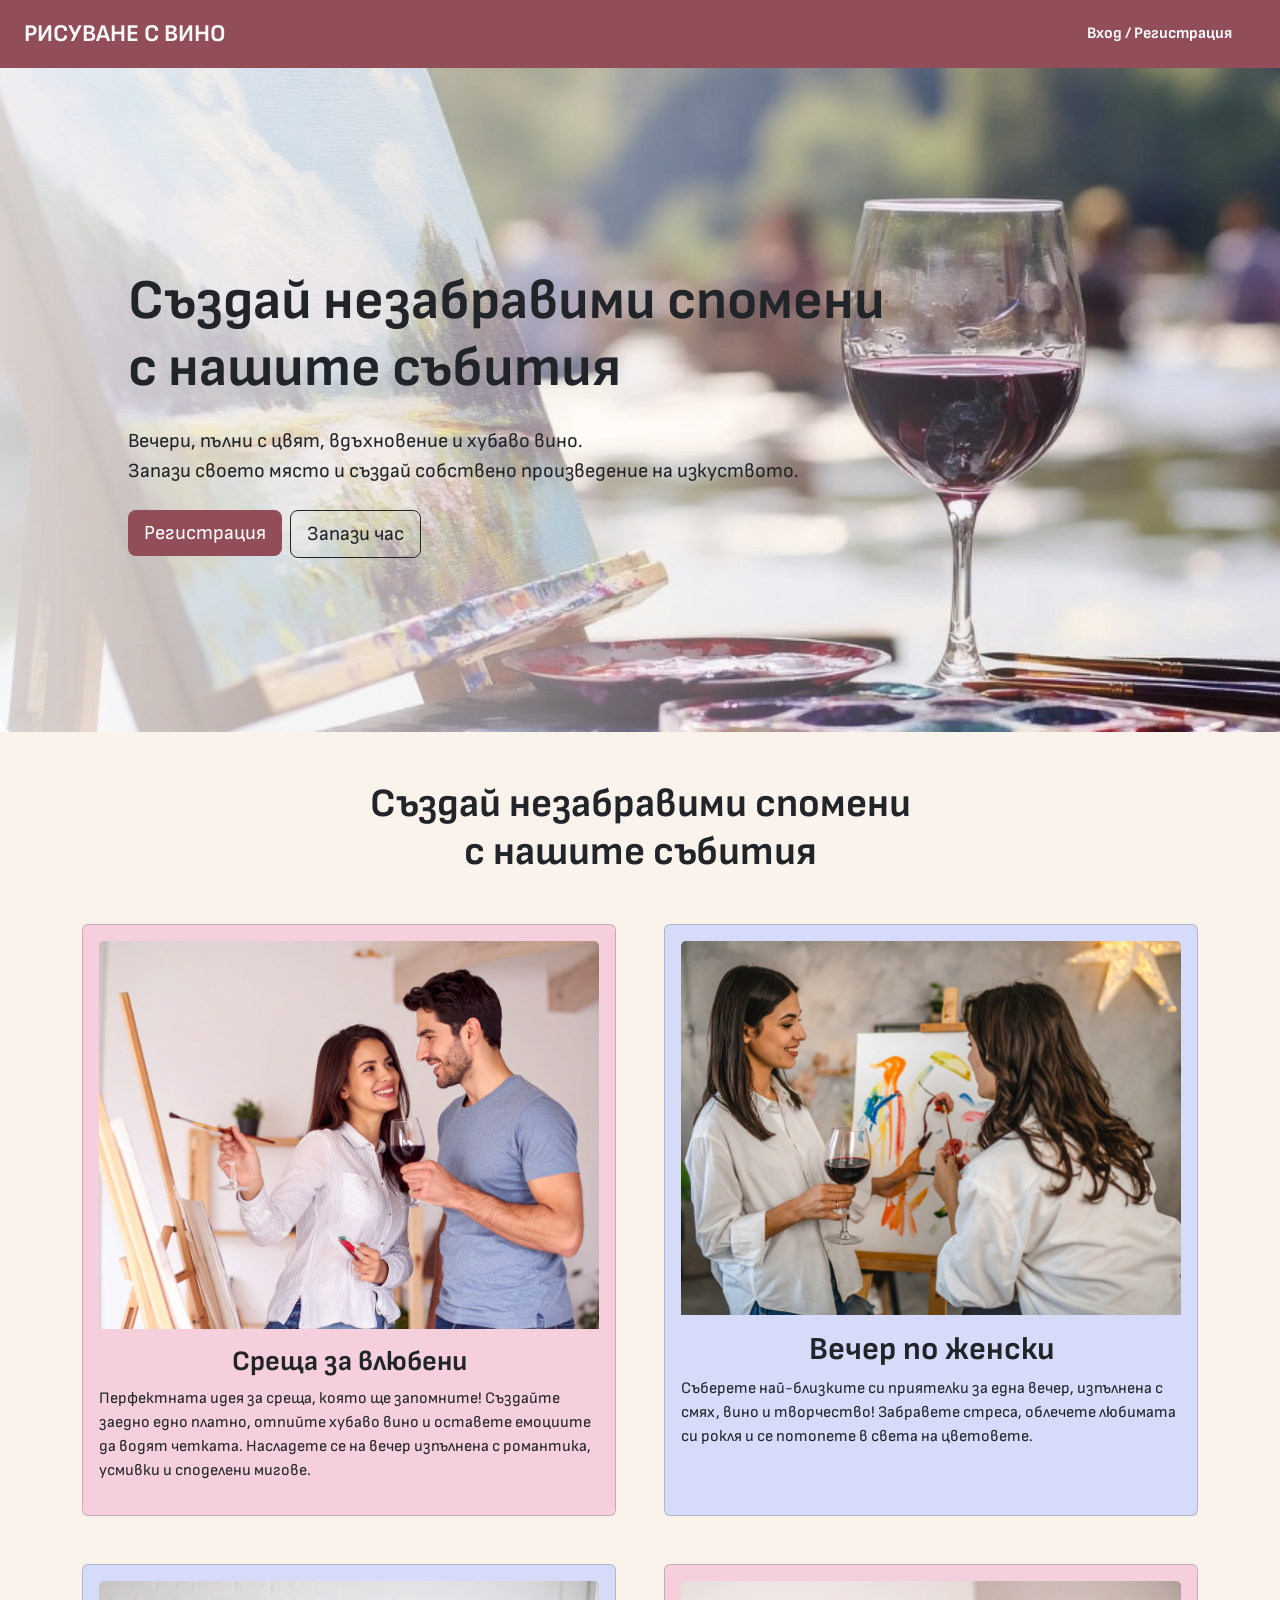
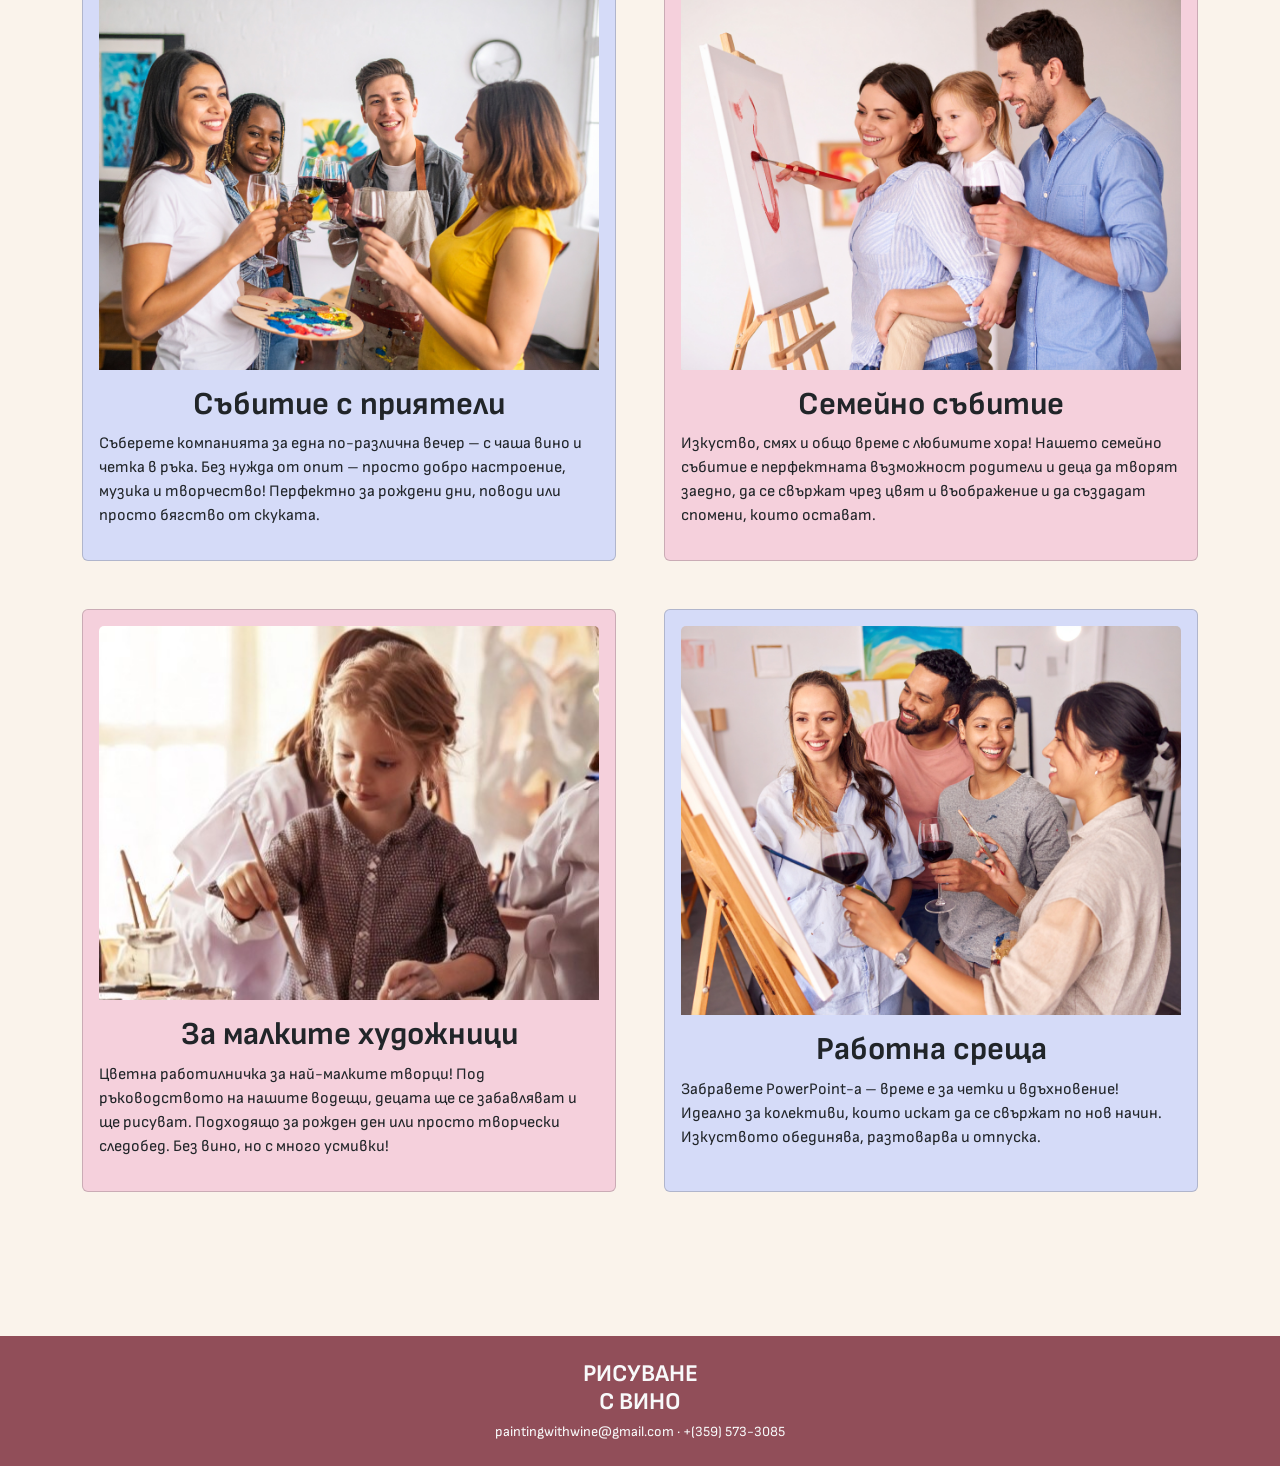
<file: wwwroot/index.html>
<!DOCTYPE html>
<html lang="bg">

<head>
    <meta charset="UTF-8">
    <meta name="viewport" content="width=device-width, initial-scale=1.0">
    <link href="https://cdn.jsdelivr.net/npm/bootstrap@5.3.3/dist/css/bootstrap.min.css" rel="stylesheet">
    <link href="https://fonts.googleapis.com/css2?family=Sofia+Sans:wght@400;700;800&display=swap" rel="stylesheet">
    <link href="site.css" rel="stylesheet">
    <script src="https://code.jquery.com/jquery-3.7.1.min.js"></script>
    <script src="script.js" defer></script>
    <title>Начало</title>
    <style>
        .bg-pink {
            background-color: #F5D0DC;
        }
    </style>
</head>

<body>
    <header class="bg-wine py-3">
        <div class="container-fluid d-flex flex-wrap justify-content-between align-items-center px-4 gap-3">
            <a href="index.html" class="text-light text-decoration-none fw-bold fs-4">РИСУВАНЕ С ВИНО</a>
            <nav>
                <ul class="list-unstyled d-flex flex-wrap gap-4 mb-0 align-items-center">
                    <li><a href="login.html" class="text-light fw-bold text-decoration-none" id="registerLink">Вход / Регистрация</a></li>
                    <li class="nav-item d-none" id="save"><a class="nav-link text-light fw-bold text-decoration-none" href="SaveHour.html">Запази час</a></li>
                    <li class="nav-item d-none" id="acc"><a class="nav-link text-light fw-bold text-decoration-none" href="account.html">Профил</a></li>
                    <li><button id="logoutBtn" class="d-none">Изход</button></li>
                </ul>
            </nav>
        </div>
    </header>

    <section>
         <div class="position-relative w-100">
      <img src="./photos/whiteGradient.png" alt="gradient" class="position-absolute w-100 h-100 object-fit-cover">
      <img src="./photos/hero1.png" alt="Hero Image" class="img-fluid w-100 object-fit-cover">
      <div class="position-absolute" style="top:200px; left:0; padding-left:10%;">
        <h1 class="fw-bold text-dark" style="font-size: 3.5rem;">Създай незабравими спомени <br> с нашите събития</h1>
        <p class="fs-5 my-4">Вечери, пълни с цвят, вдъхновение и хубаво вино. <br> Запази своето място и създай собствено произведение на изкуството.</p>
        <div class="d-flex  gap-2">
            <span><a href="login.html" class="btn btn-wine btn-lg">Регистрация</a></span>
            <a href="SaveHour.html" class="btn btn-outline-dark btn-lg">Запази час</a>
        </div>
    </section>

     <section class="py-5">
    <h1 class="text-center fw-bold text-dark mb-5" style="font-size:2.5rem;">Създай незабравими спомени <br> с нашите
      събития</h1>
    <div class="container">
      <div class="row row-cols-1 row-cols-md-2 row-cols-lg-2 g-5 mb-5">
        <div class="col">
          <div class="card bg-pink p-3 card-hover h-100">
            <img src="./photos/couple1.jpg" class="card-img-top mb-3" alt="couple1">
            <h3 class="text-center fw-bold">Среща за влюбени</h3>
            <p>Перфектната идея за среща, която ще запомните! Създайте заедно едно платно, отпийте хубаво вино и
              оставете емоциите да водят четката. Насладете се на вечер изпълнена с романтика, усмивки и споделени
              мигове. </p>
          </div>
        </div>
        <div class="col">
          <div class="card bg-purple p-3 card-hover h-100">
            <img src="./photos/women1.jpg" class="card-img-top mb-3" alt="women1">
            <h3 class="text-center fw-bold fs-2">Вечер по женски</h3>
            <p>Съберете най-близките си приятелки за една вечер, изпълнена с смях, вино и творчество! Забравете стреса,
              облечете любимата си рокля и се потопете в света на цветовете.</p>
          </div>
        </div>
        <div class="col">
          <div class="card bg-purple p-3 card-hover h-100">
            <img src="./photos/friends1.jpg" class="card-img-top mb-3" alt="friends1">
            <h3 class="text-center fw-bold fs-2">Събитие с приятели</h3>
            <p>Съберете компанията за една по-различна вечер – с чаша вино и четка в ръка. Без нужда от опит – просто
              добро настроение, музика и творчество! Перфектно за рождени дни, поводи или просто бягство от скуката.</p>
          </div>
        </div>
        <div class="col">
          <div class="card bg-pink p-3 card-hover h-100">
            <img src="./photos/family1.jpg" class="card-img-top mb-3" alt="family1">
            <h3 class="text-center fw-bold fs-2">Семейно събитие</h3>
            <p>Изкуство, смях и общо време с любимите хора! Нашето семейно събитие е перфектната възможност родители и
              деца да творят заедно, да се свържат чрез цвят и въображение и да създадат спомени, които остават.</p>
          </div>
        </div>
        <div class="col">
          <div class="card bg-pink p-3 card-hover h-100">
            <img src="./photos/children1.jpg" class="card-img-top mb-3" alt="child1">
            <h3 class="text-center fw-bold fs-2">За малките художници</h3>
            <p>Цветна работилничка за най-малките творци! Под ръководството на нашите водещи, децата ще се забавляват и
              ще рисуват. Подходящо за рожден ден или просто творчески следобед. Без вино, но с много усмивки!</p>
          </div>
        </div>
        <div class="col">
          <div class="card bg-purple p-3 card-hover h-100">
            <img src="./photos/teambulding1.jpg" class="card-img-top mb-3" alt="team1">
            <h3 class="text-center fw-bold fs-2">Работна среща</h3>
            <p>Забравете PowerPoint-а – време е за четки и вдъхновение! Идеално за колективи, които искат да се свържат
              по нов начин. Изкуството обединява, разтоварва и отпуска.</p>
          </div>
        </div>
      </div>
    </div>
  </section>

    <footer class="bg-wine text-light text-center py-4 mt-5">
        <h2 class="fs-4 fw-bold mb-1">РИСУВАНЕ <br>С ВИНО</h2>
        <p class="small mb-0">paintingwithwine@gmail.com · +(359) 573-3085</p>
    </footer>

    <script src="https://cdn.jsdelivr.net/npm/bootstrap@5.3.3/dist/js/bootstrap.bundle.min.js"></script>
</body>

</html>
</file>
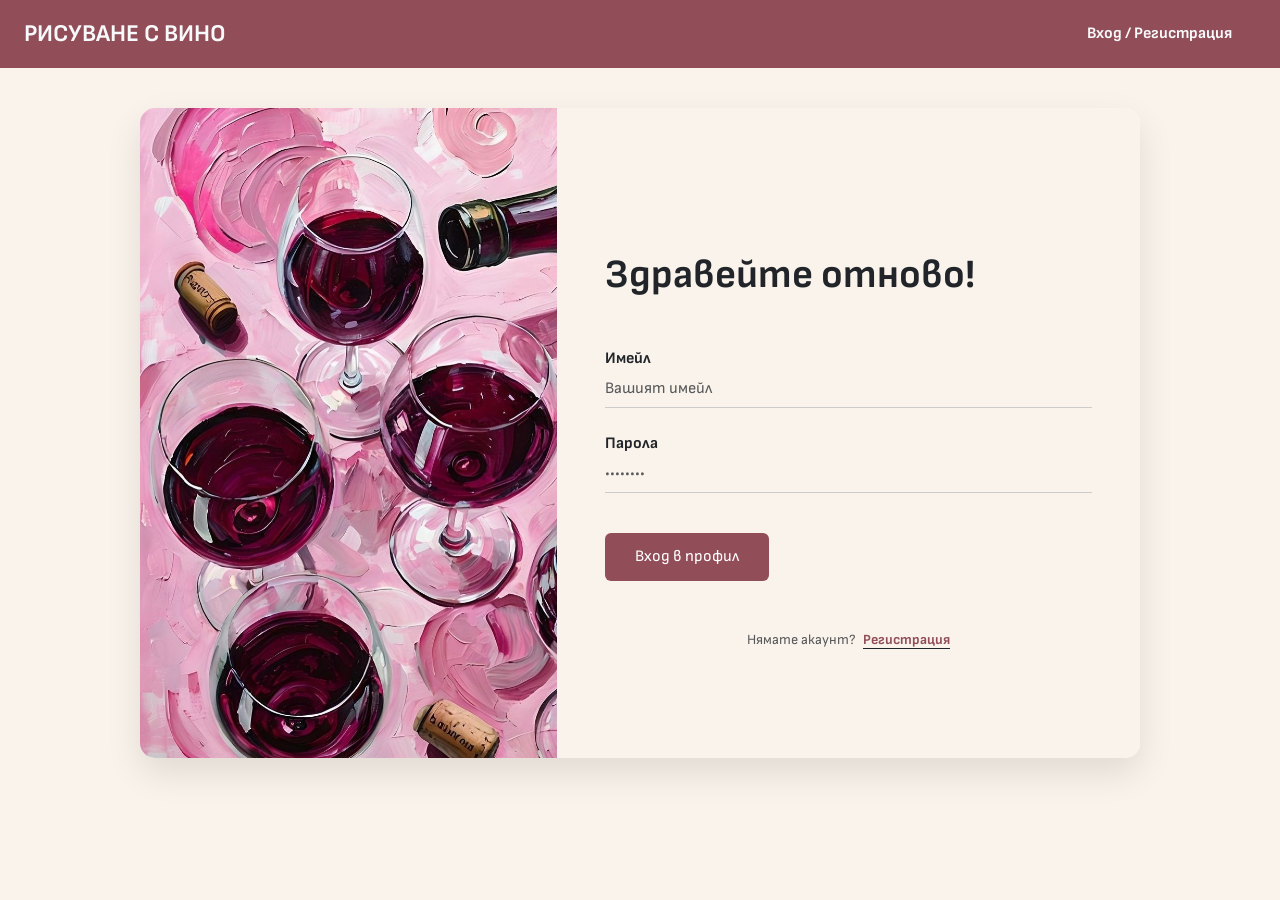
<file: wwwroot/login.html>
<!DOCTYPE html>
<html lang="bg">

<head>
    <meta charset="UTF-8">
    <meta name="viewport" content="width=device-width, initial-scale=1.0">
    <link href="https://cdn.jsdelivr.net/npm/bootstrap@5.3.3/dist/css/bootstrap.min.css" rel="stylesheet">
    <link href="https://fonts.googleapis.com/css2?family=Sofia+Sans:wght@400;700;800&display=swap" rel="stylesheet">
    <link href="site.css" rel="stylesheet">
    <script src="https://code.jquery.com/jquery-3.7.1.min.js"></script>
    <script src="script.js" defer></script>
    <title>Вход и Регистрация</title>
</head>

<body>
    <header class="bg-wine py-3">
        <div class="container-fluid d-flex flex-wrap justify-content-between align-items-center px-4 gap-3">
            <a href="index.html" class="text-light text-decoration-none fw-bold fs-4">РИСУВАНЕ С ВИНО</a>
            <nav>
                <ul class="list-unstyled d-flex flex-wrap gap-4 mb-0 align-items-center">
                    <li><a href="login.html" class="text-light fw-bold text-decoration-none" id="registerLink">Вход / Регистрация</a></li>
                    <li class="nav-item d-none" id="save"><a class="nav-link text-light fw-bold text-decoration-none" href="SaveHour.html">Запази час</a></li>
                    <li class="nav-item d-none" id="acc"><a class="nav-link text-light fw-bold text-decoration-none" href="account.html">Профил</a></li>
                    <li><button id="logoutBtn" class="d-none">Изход</button></li>
                </ul>
            </nav>
        </div>
    </header>

    <div class="flip-main-container">
        <div class="flip-card-inner" id="flipCard">

            <div class="auth-side auth-front">
                <div class="row g-0 h-100">
                    <div class="col-md-5 d-none d-md-block">
                        <div >
                            <img src="./photos/loginPhoto.jpg" class="side-img" alt="Login" style="width: 150%;">
                        </div>
                    </div>
                    <div class="col-md-7 p-5 d-flex flex-column justify-content-center" style="background-color: #FAF3EB;">
                        <h2 class="fw-bold text-dark display-6 mb-5">Здравейте отново!</h2>
                        <form id="login" action="/api/login" method="post">
                            <div class="mb-4">
                                <label class="fw-bold">Имейл</label>
                                <input type="email" class="form-control form-control-underline" placeholder="Вашият имейл" name="email">
                            </div>
                            <div class="mb-4">
                                <label class="fw-bold">Парола</label>
                                <input type="password" class="form-control form-control-underline" placeholder="••••••••" name="password">
                            </div>
                            <button type="submit" class="btn btn-custom mt-3">Вход в профил</button>
                            <div class="mt-5 text-center">
                                <p class="text-muted small">Нямате акаунт?
                                    <a href="javascript:void(0)" onclick="toggleFlip()" class="text-wine fw-bold text-decoration-none ms-1 border-bottom border-dark">Регистрация</a>
                                </p>
                            </div>
                        </form>
                    </div>
                </div>
            </div>

            <div class="auth-side auth-back">
                <div class="row g-0 h-100">
                    <div class="col-md-7 p-5 d-flex flex-column justify-content-center" style="background-color: #FAF3EB;">
                        <h2 class="fw-bold text-dark display-6 mb-5">Регистрирай се за незабравими преживявания!</h2>
                        <form id="registation" action="/api/register" method="post">
                            <div class="mb-4">
                                <label class="fw-bold">Име и фамилия</label>
                                <input type="text" class="form-control form-control-underline" placeholder="Вашето име" name="userName" id="username">
                            </div>
                            <div class="mb-4">
                                <label class="fw-bold">Email</label>
                                <input type="email" class="form-control form-control-underline" placeholder="Вашият имейл" name="email" id="email">
                            </div>
                            <div class="mb-4">
                                <label class="fw-bold">Парола</label>
                                <input type="password" class="form-control form-control-underline" placeholder="••••••••" name="password" id="password">
                            </div>
                            <button type="submit" class="btn btn-custom mt-3">Регистрирай се</button>
                            <div class="mt-5 text-center">
                                <p class="text-muted small">Вече имате профил?
                                    <a href="javascript:void(0)" onclick="toggleFlip()" class="text-wine fw-bold text-decoration-none ms-1 border-bottom border-dark">Влез в акаунт</a>
                                </p>
                            </div>
                        </form>
                    </div>
                    <div class="col-md-5 d-none d-md-block">
                        <div >
                            <img src="./photos/signPhoto.jpg" class="side-img" alt="Login" style="width: 110%;">
                        </div>
                    </div>
                </div>
            </div>

        </div>
    </div>

    <script>
        function toggleFlip() {
            document.getElementById('flipCard').classList.toggle('is-flipped');
        }
    </script>
    <script src="https://cdn.jsdelivr.net/npm/bootstrap@5.3.3/dist/js/bootstrap.bundle.min.js"></script>
</body>

</html>
</file>
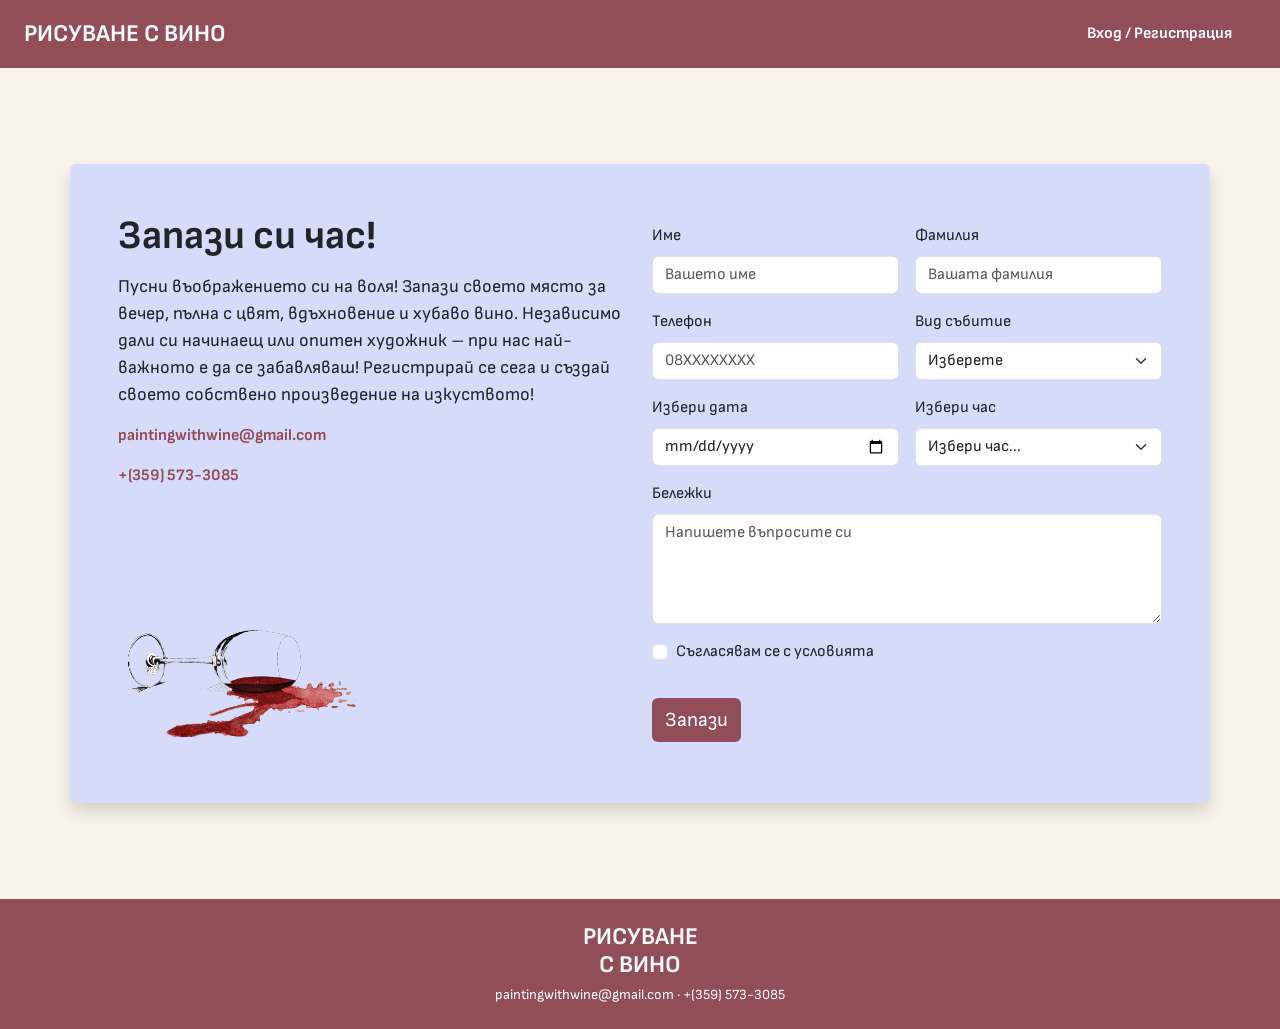
<file: wwwroot/SaveHour.html>
<!DOCTYPE html>
<html lang="bg">

<head>
    <meta charset="UTF-8">
    <meta name="viewport" content="width=device-width, initial-scale=1.0">
    <link href="https://cdn.jsdelivr.net/npm/bootstrap@5.3.3/dist/css/bootstrap.min.css" rel="stylesheet">
    <link href="https://fonts.googleapis.com/css2?family=Sofia+Sans:wght@400;700;800&display=swap" rel="stylesheet">
    <link href="site.css" rel="stylesheet">
    <script src="https://code.jquery.com/jquery-3.7.1.min.js"></script>
    <script src="script.js" defer></script>
    <title>Запази час</title>
</head>

<body>
    <header class="bg-wine py-3">
        <div class="container-fluid d-flex flex-wrap justify-content-between align-items-center px-4 gap-3">
            <a href="index.html" class="text-light text-decoration-none fw-bold fs-4">РИСУВАНЕ С ВИНО</a>
            <nav>
                <ul class="list-unstyled d-flex flex-wrap gap-4 mb-0 align-items-center">
                    <li><a href="login.html" class="text-light fw-bold text-decoration-none" id="registerLink">Вход / Регистрация</a></li>
                    <li class="nav-item d-none" id="save"><a class="nav-link text-light fw-bold text-decoration-none" href="SaveHour.html">Запази час</a></li>
                    <li class="nav-item d-none" id="acc"><a class="nav-link text-light fw-bold text-decoration-none" href="account.html">Профил</a></li>
                    <li><button id="logoutBtn" class="d-none">Изход</button></li>
                </ul>
            </nav>
        </div>
    </header>

  
    <section class="my-5 p-5">
        <div class="container bg-purple rounded shadow p-5">
            <div class="row g-4 align-items-center">
                <div class="col-md-6">
                    <h2 class="fw-bold text-dark" style="font-size:2.5rem; padding-bottom: 1%;">Запази си час!</h2>
                    <p class="text-dark" style="font-size: 18px;">Пусни въображението си на воля! Запази своето място за
                        вечер, пълна с цвят,
                        вдъхновение и хубаво вино. Независимо дали си начинаещ или опитен художник – при нас най-важното
                        е да се
                        забавляваш! Регистрирай се сега и създай своето собствено произведение на изкуството!
                    </p>
                    <p class="text-wine fw-bold">paintingwithwine@gmail.com</p>
                    <p class="text-wine fw-bold">+(359) 573-3085</p>
                    <img src="./photos/spiledwine.png" class="img-fluid" alt="wine"
                        style="width:256px; margin-top: 20%;">
                </div>
                <div class="col-md-6">
                    <form id="eventForm">
                        <input type="hidden" name="userId" id="userIdInput">

                        <div class="row g-3">
                            <div class="col-md-6">
                                <label class="form-label">Име</label>
                                <input type="text" name="firstName" class="form-control border-wine"
                                    placeholder="Вашето име" required>
                            </div>
                            <div class="col-md-6">
                                <label class="form-label">Фамилия</label>
                                <input type="text" name="lastName" class="form-control border-wine"
                                    placeholder="Вашата фамилия" required>
                            </div>

                            <div class="col-md-6">
                                <label class="form-label">Телефон</label>
                                <input type="tel" name="phone" class="form-control border-wine" placeholder="08XXXXXXXX"
                                    pattern="0[0-9]{9}" title="Телефонът трябва да е 10 цифри и да започва с 0"
                                    required>
                            </div>
                            <div class="col-md-6">
                                <label class="form-label">Вид събитие</label>
                                <select name="eventType" class="form-select border-wine" required>
                                    <option value="" selected disabled>Изберете</option>
                                    <option value="Среща за влюбени">Среща за влюбени</option>
                                    <option value="Вечер по женски">Вечер по женски</option>
                                    <option value="Събитие с приятели">Събитие с приятели</option>
                                    <option value="Семейно събитие">Семейно събитие</option>
                                    <option value="За малките художници">За малките художници</option>
                                    <option value="Работна среща">Работна среща</option>
                                </select>
                            </div>
                            <div class="col-md-6">
                                <label class="form-label">Избери дата</label>
                                <input type="date" name="eventDate" id="eventDate" class="form-control border-wine"
                                    required>
                            </div>
                            <div class="col-md-6">
                                <label class="form-label">Избери час</label>
                                <select name="eventTime" id="eventTime" class="form-select border-wine" required>
                                    <option value="" selected disabled>Избери час...</option>
                                    <option class="time-option" value="09:00:00">09:00</option>
                                    <option class="time-option" value="10:00:00">10:00</option>
                                    <option class="time-option" value="11:00:00">11:00</option>
                                    <option class="time-option" value="12:00:00">12:00</option>
                                    <option class="time-option" value="13:00:00">13:00</option>
                                    <option class="time-option" value="14:00:00">14:00</option>
                                    <option class="time-option" value="15:00:00">15:00</option>
                                    <option class="time-option" value="16:00:00">16:00</option>
                                    <option class="time-option" value="17:00:00">17:00</option>
                                    <option class="time-option" value="18:00:00">18:00</option>
                                    <option class="time-option" value="19:00:00">19:00</option>
                                    <option class="time-option" value="20:00:00">20:00</option>
                                    <option class="time-option" value="21:00:00">21:00</option>
                                </select>
                            </div>
                            <div class="col-12">
                                <label class="form-label">Бележки</label>
                                <textarea name="notes" class="form-control border-wine" rows="4"
                                    placeholder="Напишете въпросите си"></textarea>
                            </div>
                            <div class="col-12">
                                <div class="form-check">
                                    <input class="form-check-input" type="checkbox" id="termsagree" required>
                                    <label class="form-check-label" for="termsagree">Съгласявам се с условията</label>
                                </div>
                            </div>
                            <div class="col-12">
                                <button type="submit" class="btn text-light mt-3"
                                    style="background-color:#914E59; font-size:1.25rem;">Запази</button>
                            </div>
                        </div>
                    </form>
                </div>
            </div>
        </div>
    </section>
    <footer class="bg-wine text-light text-center py-4 mt-5">
        <h2 class="fs-4 fw-bold mb-1">РИСУВАНЕ <br>С ВИНО</h2>
        <p class="small mb-0">paintingwithwine@gmail.com · +(359) 573-3085</p>
    </footer>

    <script src="https://cdn.jsdelivr.net/npm/bootstrap@5.3.3/dist/js/bootstrap.bundle.min.js"></script>
    <script>
        const dateInput = document.getElementById('eventDate');
        const timeSelect = document.getElementById('eventTime');
        const timeOptions = document.querySelectorAll('.time-option');

        const now = new Date();
        const todayStr = now.getFullYear() + '-' +
            String(now.getMonth() + 1).padStart(2, '0') + '-' +
            String(now.getDate()).padStart(2, '0');
        dateInput.setAttribute('min', todayStr);

        function filterHours() {
            const selectedDate = dateInput.value;
            const currentTime = new Date();
            const curH = currentTime.getHours();
            const curM = currentTime.getMinutes();

            timeOptions.forEach(option => {
                const [optH, optM] = option.value.split(':').map(Number);

                if (selectedDate === todayStr) {
                    if (optH < curH || (optH === curH && optM <= curM)) {
                        option.disabled = true;
                        option.style.display = 'none';
                    } else {
                        option.disabled = false;
                        option.style.display = 'block';
                    }
                } else {
                    option.disabled = false;
                    option.style.display = 'block';
                }
            });

            if (timeSelect.selectedOptions[0] && timeSelect.selectedOptions[0].disabled) {
                timeSelect.value = "";
            }
        }
        dateInput.addEventListener('change', filterHours);
        setInterval(filterHours, 30000);
    </script>
</body>

</html>
</file>
<file: wwwroot/site.css>
body {
    background-color: #FAF3EB;
    font-family: 'Sofia Sans', sans-serif;
    overflow-x: hidden;
}

.bg-wine { background-color: #914E59; }
.text-wine { color: #914E59; }
.bg-purple { background-color: #D5DBF8; }
.bg-pink {
            background-color: #F5D0DC;
        }

.btn-wine {
    background-color: #914E59;
    color: #fff;
    border: none;
}
.btn-wine:hover { background-color: #7a3f49; color: #fff; }

#logoutBtn {
    font-family: 'Sofia Sans', sans-serif;
    font-weight: bold;
    background-color: #a8c0c4;
    padding: 10px 28px;
    color: #914E59;
    cursor: pointer;
    border-radius: 10px;
    border: 2px dashed #a8c0c4;
    transition: .4s;
}
#logoutBtn:hover { border: 2px dashed #92afb5; background-color: #fff; color: #a8c0c4; }

/* calendar */
.fc-event { background-color: #914E59 !important; border: none !important; padding: 2px 5px; cursor: pointer; }
.fc-toolbar-title { color: #914E59; font-weight: bold; }
.fc-button-primary { background-color: #914E59 !important; border: none !important; }

/* login / registration flip card */
.form-control-underline {
    border: none;
    border-bottom: 1px solid #ccc;
    border-radius: 0;
    background-color: transparent;
    padding-left: 0;
}
.flip-main-container { perspective: 2000px; display: flex; justify-content: center; align-items: center; padding: 40px 0; }
.flip-card-inner {
    width: 1000px; max-width: 95%; height: 650px; position: relative;
    transition: transform 0.8s cubic-bezier(0.4, 0, 0.2, 1); transform-style: preserve-3d;
}
.is-flipped { transform: rotateY(180deg); }
.auth-side {
    position: absolute; width: 100%; height: 100%; backface-visibility: hidden;
    background: white; border-radius: 15px; overflow: hidden; box-shadow: 0 15px 35px rgba(0, 0, 0, 0.1);
}
.auth-back { transform: rotateY(180deg); }
.side-panel {
    width: 100%; height: 100%; background: linear-gradient(160deg, #914E59, #5e2f38);
    color: #FAF3EB; display: flex; flex-direction: column; justify-content: center; align-items: center;
    text-align: center; padding: 2rem;
}
.btn-custom { background-color: #914E59; color: white; padding: 12px 30px; border-radius: 6px; border: none; transition: 0.3s; }
.btn-custom:hover { background-color: #7a3f49; color: #FAF3EB; }
</file>
